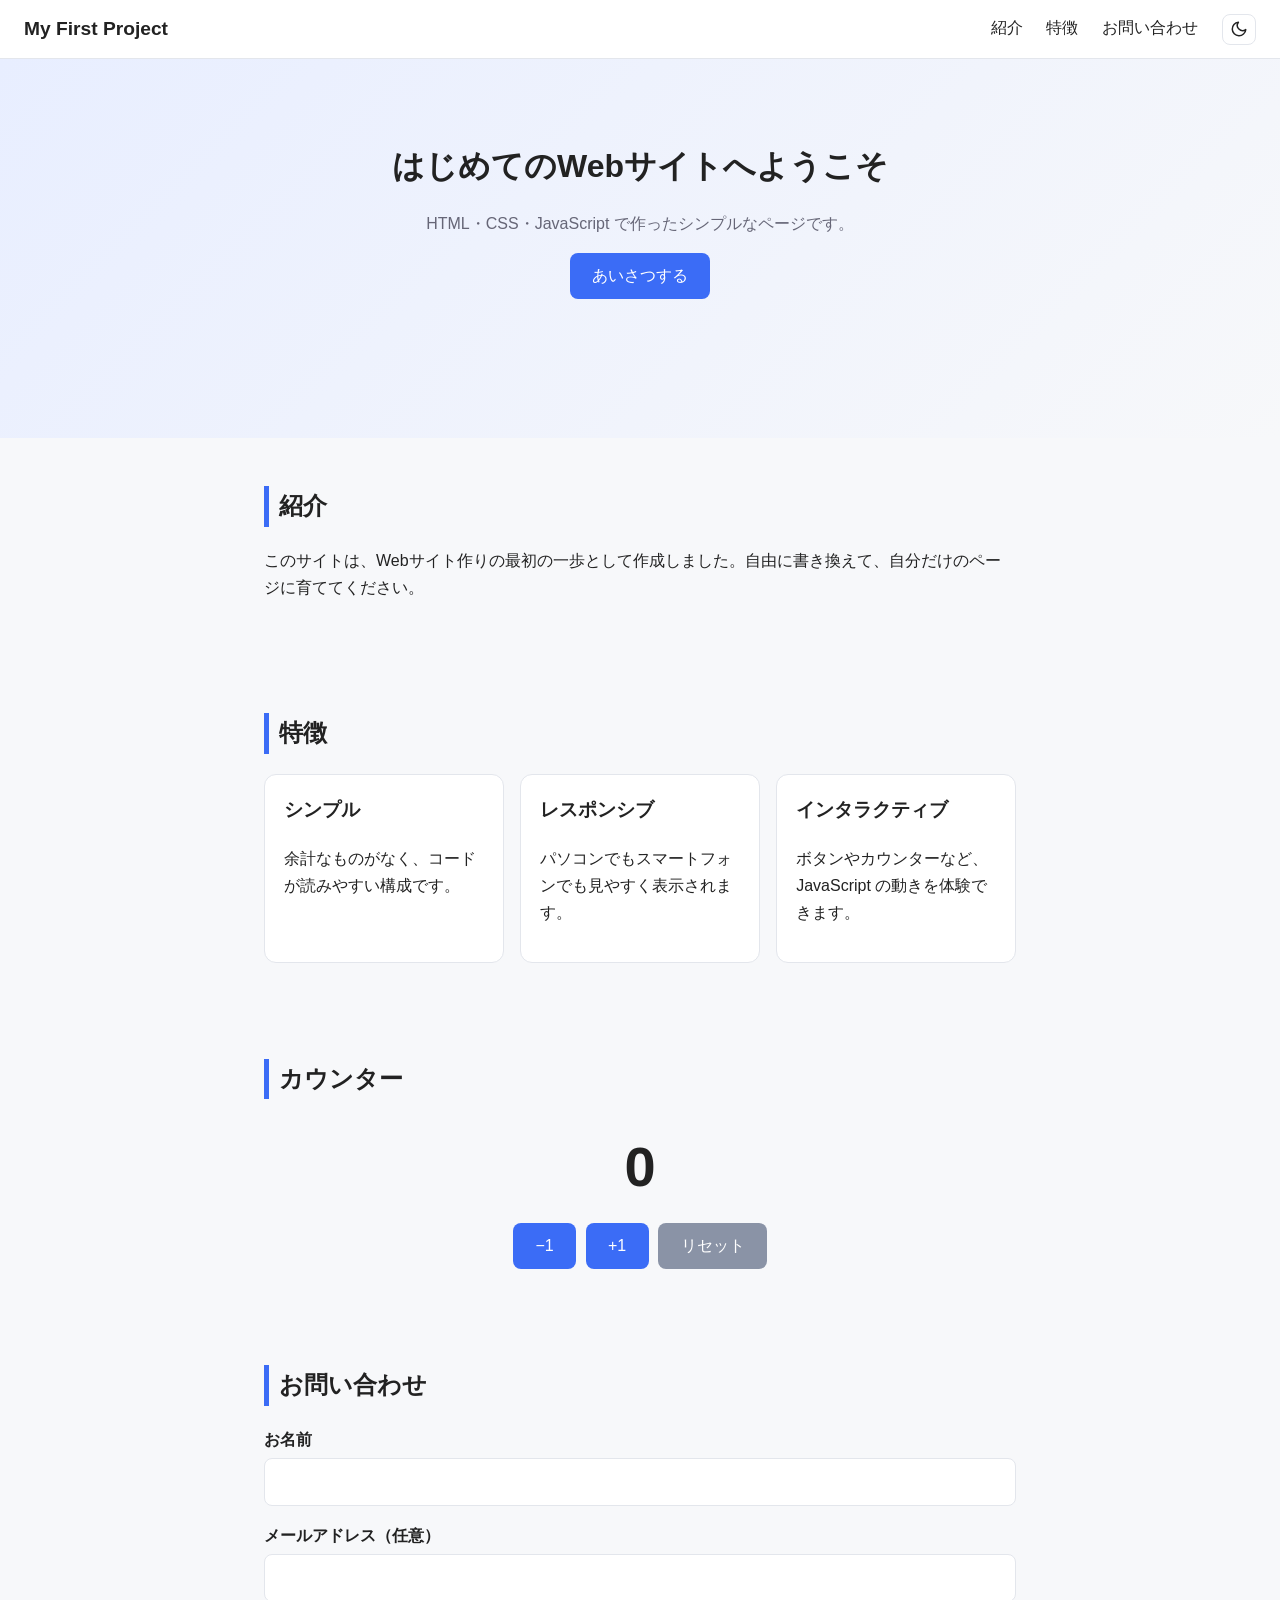
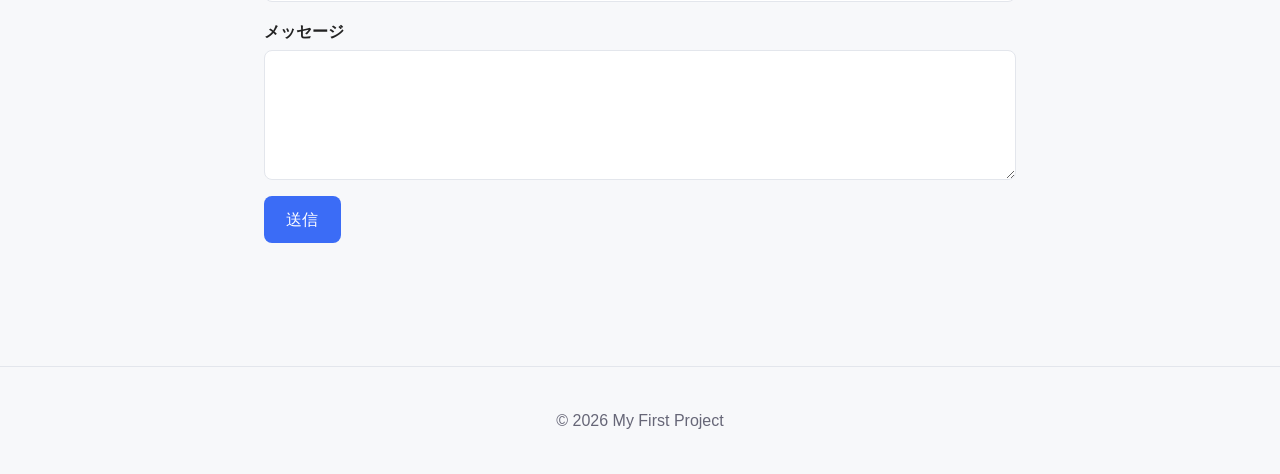
<file: index.html>
<!DOCTYPE html>
<html lang="ja">
<head>
  <meta charset="UTF-8">
  <meta name="viewport" content="width=device-width, initial-scale=1.0">
  <meta name="description" content="HTML・CSS・JavaScriptで作ったシンプルなWebサイト。ダークモード・カウンター・お問い合わせフォームを実装。">
  <!-- ダークモードのフラッシュ防止: data-theme を CSS 読み込み前に設定する -->
  <script>(function(){var t=localStorage.getItem("theme"),d=window.matchMedia&&window.matchMedia("(prefers-color-scheme: dark)").matches;if(t==="dark"||(t===null&&d))document.documentElement.dataset.theme="dark";})();</script>
  <title>My First Project</title>
  <link rel="stylesheet" href="css/main.css">
</head>
<body>
  <header class="header">
    <h1 class="logo">My First Project</h1>
    <nav>
      <a href="#about">紹介</a>
      <a href="#features">特徴</a>
      <a href="#contact">お問い合わせ</a>
      <button id="theme-toggle" class="theme-toggle" type="button" aria-label="ダークモードに切り替え"></button>
    </nav>
  </header>

  <main>
    <section class="hero">
      <h2>はじめてのWebサイトへようこそ</h2>
      <p>HTML・CSS・JavaScript で作ったシンプルなページです。</p>
      <button id="greet-btn" type="button">あいさつする</button>
      <p id="greeting" class="greeting" aria-live="polite"></p>
    </section>

    <section id="about" class="section">
      <h2>紹介</h2>
      <p>このサイトは、Webサイト作りの最初の一歩として作成しました。自由に書き換えて、自分だけのページに育ててください。</p>
    </section>

    <section id="features" class="section">
      <h2>特徴</h2>
      <div class="cards">
        <article class="card">
          <h3>シンプル</h3>
          <p>余計なものがなく、コードが読みやすい構成です。</p>
        </article>
        <article class="card">
          <h3>レスポンシブ</h3>
          <p>パソコンでもスマートフォンでも見やすく表示されます。</p>
        </article>
        <article class="card">
          <h3>インタラクティブ</h3>
          <p>ボタンやカウンターなど、JavaScript の動きを体験できます。</p>
        </article>
      </div>
    </section>

    <section class="section counter">
      <h2>カウンター</h2>
      <p class="count" id="count">0</p>
      <div class="counter-buttons">
        <button id="dec" type="button">−1</button>
        <button id="inc" type="button">+1</button>
        <button id="reset" type="button" class="secondary">リセット</button>
      </div>
    </section>

    <section id="contact" class="section">
      <h2>お問い合わせ</h2>
      <form id="contact-form">
        <label>お名前
          <input type="text" id="name" name="name" required autocomplete="name">
        </label>
        <label>メールアドレス（任意）
          <input type="email" id="email" name="email" autocomplete="email">
        </label>
        <label>メッセージ
          <textarea id="message" name="message" rows="4" required></textarea>
        </label>
        <button type="submit">送信</button>
        <p id="form-result" class="form-result" aria-live="polite"></p>
      </form>
    </section>
  </main>

  <footer class="footer">
    <p>&copy; 2026 My First Project</p>
  </footer>

  <script type="module" src="js/main.js"></script>
</body>
</html>
</file>
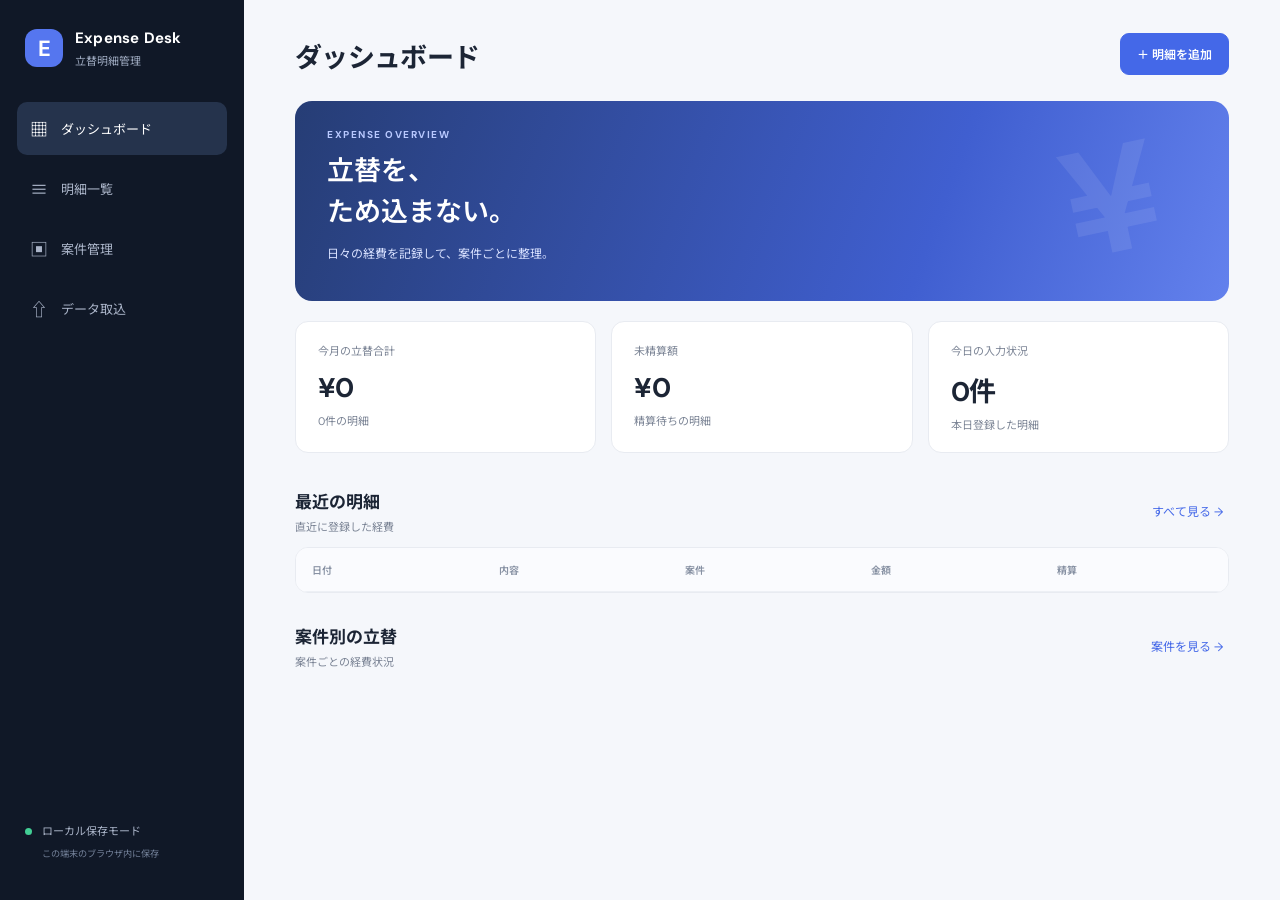
<file: reimbursement/index.html>
<!doctype html>
<html lang="ja">
<head>
  <meta charset="utf-8">
  <meta name="viewport" content="width=device-width,initial-scale=1">
  <meta name="theme-color" content="#101827">
  <title>立替明細 | Expense Desk</title>
  <link rel="stylesheet" href="./app.css">
</head>
<body>
  <aside class="sidebar">
    <div class="brand"><span class="brand-mark">E</span><div><strong>Expense Desk</strong><small>立替明細管理</small></div></div>
    <nav aria-label="メインメニュー">
      <button class="nav-item active" data-view="dashboard"><span>▦</span> ダッシュボード</button>
      <button class="nav-item" data-view="expenses"><span>≡</span> 明細一覧</button>
      <button class="nav-item" data-view="projects"><span>▣</span> 案件管理</button>
      <button class="nav-item" data-view="import"><span>⇧</span> データ取込</button>
    </nav>
    <div class="sidebar-bottom"><span class="status-dot"></span> ローカル保存モード<small>この端末のブラウザ内に保存</small></div>
  </aside>
  <main class="main">
    <header class="topbar"><div><p class="eyebrow" id="today-label"></p><h1 id="page-title">ダッシュボード</h1></div><button class="button primary" id="quick-add">＋ 明細を追加</button></header>
    <section id="view-dashboard" class="view">
      <div class="welcome"><div><p class="eyebrow light">EXPENSE OVERVIEW</p><h2>立替を、<br>ため込まない。</h2><p>日々の経費を記録して、案件ごとに整理。</p></div><div class="welcome-art" aria-hidden="true">¥</div></div>
      <div class="stats">
        <article class="stat-card"><span>今月の立替合計</span><strong id="stat-month">¥0</strong><small id="stat-month-count">0件の明細</small></article>
        <article class="stat-card"><span>未精算額</span><strong id="stat-unpaid">¥0</strong><small>精算待ちの明細</small></article>
        <article class="stat-card"><span>今日の入力状況</span><strong id="stat-today">0件</strong><small>本日登録した明細</small></article>
      </div>
      <div class="section-head"><div><h2>最近の明細</h2><p>直近に登録した経費</p></div><button class="text-button" data-goto="expenses">すべて見る →</button></div>
      <div class="table-wrap"><table><thead><tr><th>日付</th><th>内容</th><th>案件</th><th>金額</th><th>精算</th></tr></thead><tbody id="recent-body"></tbody></table></div>
      <div class="section-head"><div><h2>案件別の立替</h2><p>案件ごとの経費状況</p></div><button class="text-button" data-goto="projects">案件を見る →</button></div>
      <div id="project-summary" class="project-summary"></div>
    </section>
    <section id="view-expenses" class="view hidden">
      <div class="toolbar"><div class="filters"><input id="search-expenses" type="search" placeholder="内容・案件名で検索"><input id="filter-month" type="month"><select id="filter-project"><option value="">すべての案件</option></select><select id="filter-status"><option value="">すべての精算状況</option><option value="unpaid">未精算</option><option value="paid">精算済み</option></select></div><button class="button" id="export-csv">CSVを書き出す</button></div>
      <div class="table-wrap"><table><thead><tr><th>日付</th><th>内容</th><th>区分</th><th>案件</th><th>支払先</th><th>金額</th><th>精算</th><th></th></tr></thead><tbody id="expenses-body"></tbody></table></div><p class="table-note" id="expense-count"></p>
    </section>
    <section id="view-projects" class="view hidden">
      <div class="toolbar"><p class="muted">案件を登録すると、明細入力時に選択できます。</p><button class="button primary" id="add-project">＋ 案件を追加</button></div><div id="projects-grid" class="projects-grid"></div>
    </section>
    <section id="view-import" class="view hidden">
      <div class="import-card"><div class="import-icon">⇧</div><h2>経費データをまとめて取り込む</h2><p>ICOCA履歴、領収書、レシート、カード明細、iCal予定を読み込みます。画像やPDFはブラウザ上で文字を読み取り、登録前に候補を確認できます。</p><label class="file-picker">ファイルを選択（複数可）<input type="file" id="expense-files" multiple accept=".csv,.tsv,.txt,.json,.ics,.ical,.xlsx,.xls,.pdf,.jpg,.jpeg,.png,.webp,.heic"></label><p class="import-formats">CSV・TSV・Excel・PDF・画像・iCal・テキスト</p><div id="import-progress" class="import-progress hidden"></div><p class="muted" id="import-message">ファイルはこのブラウザ内で処理します。AIサーバーへ領収書を送信しません。</p></div>
      <div class="section-head"><div><h2>取込候補</h2><p>未登録の履歴</p></div><button class="button" id="register-selected" disabled>選択分を明細に登録</button></div>
      <div class="table-wrap"><table><thead><tr><th><input type="checkbox" id="select-all-import" aria-label="すべて選択"></th><th>利用日</th><th>内容・読み取り元</th><th>金額</th><th>案件</th></tr></thead><tbody id="import-body"></tbody></table></div>
    </section>
  </main>
  <dialog id="expense-dialog"><form id="expense-form" method="dialog"><div class="dialog-head"><div><p class="eyebrow">EXPENSE ENTRY</p><h2 id="expense-dialog-title">明細を追加</h2></div><button type="button" class="icon-button" id="close-expense" aria-label="閉じる">×</button></div><input type="hidden" id="expense-id"><div class="form-grid">
    <label>利用日<input type="date" id="expense-date" required></label>
    <label>金額（円）<input type="number" id="expense-amount" min="1" step="1" required placeholder="例：840"></label>
    <label class="wide">内容<input id="expense-title" required placeholder="例：大阪〜京都 交通費"></label>
    <label>経費区分<select id="expense-category"><option>交通費</option><option>食費</option><option>宿泊費</option><option>機材費</option><option>消耗品</option><option>その他</option></select></label>
    <label>案件<select id="expense-project"><option value="">案件未設定</option></select></label>
    <label class="wide">支払先・利用区間<input id="expense-payee" placeholder="例：JR西日本 / 大阪→京都"></label>
    <label class="wide">備考<textarea id="expense-note" rows="3" placeholder="必要な補足"></textarea></label>
    <label class="checkbox-label wide"><input type="checkbox" id="expense-paid"> 精算済みにする</label>
  </div><div class="dialog-actions"><button type="button" class="button" id="cancel-expense">キャンセル</button><button type="submit" class="button primary">保存する</button></div></form></dialog>
  <dialog id="project-dialog"><form id="project-form" method="dialog"><div class="dialog-head"><div><p class="eyebrow">PROJECT</p><h2>案件を追加</h2></div><button type="button" class="icon-button" id="close-project" aria-label="閉じる">×</button></div><div class="form-grid"><label class="wide">案件名<input id="project-name" required placeholder="例：BEAT ○○篇"></label><label class="wide">クライアント名<input id="project-client" placeholder="例：株式会社○○"></label><label class="wide">メモ<input id="project-note" placeholder="任意"></label></div><div class="dialog-actions"><button type="button" class="button" id="cancel-project">キャンセル</button><button type="submit" class="button primary">登録する</button></div></form></dialog>
  <div id="toast" role="status" aria-live="polite"></div>
  <script src="./app.js"></script>
</body>
</html>
</file>
<file: css/main.css>
@import 'variables.css';
@import 'base.css';
@import 'layout.css';
@import 'components.css';
</file>
<file: reimbursement/app.css>
@import url('https://fonts.googleapis.com/css2?family=DM+Sans:wght@400;500;600;700&family=Noto+Sans+JP:wght@400;500;600;700&display=swap');
:root{font-family:'DM Sans','Noto Sans JP',sans-serif;color:#1c2535;background:#f5f7fb;font-synthesis:none;--navy:#101827;--muted:#7b8495;--line:#e8ebf1;--blue:#4468e8;--blue-soft:#eef2ff;--green:#16865b;--green-soft:#e9f7f0}
*{box-sizing:border-box}body{margin:0;min-height:100vh}.sidebar{position:fixed;inset:0 auto 0 0;width:244px;background:var(--navy);color:#fff;padding:28px 17px;display:flex;flex-direction:column}.brand{display:flex;align-items:center;gap:12px;padding:0 8px 34px}.brand-mark{width:38px;height:38px;border-radius:12px;background:#5576ef;display:grid;place-items:center;font-size:22px;font-weight:700}.brand strong{display:block;font-size:15px;letter-spacing:.2px}.brand small{display:block;color:#9ca8be;font-size:11px;margin-top:4px}.sidebar nav{display:grid;gap:7px}.nav-item{border:0;background:transparent;color:#aab4c8;padding:13px 12px;text-align:left;border-radius:10px;font:inherit;font-size:13px;cursor:pointer;display:flex;align-items:center;gap:12px}.nav-item span{font-size:18px;width:20px;text-align:center}.nav-item:hover,.nav-item.active{background:#25334c;color:#fff}.sidebar-bottom{margin-top:auto;font-size:11px;color:#aab4c8;padding:12px 8px}.sidebar-bottom small{display:block;padding:8px 0 0 17px;color:#74829a}.status-dot{display:inline-block;width:7px;height:7px;background:#42ce95;border-radius:50%;margin-right:7px}.main{margin-left:244px;padding:32px clamp(22px,4vw,58px);max-width:1700px}.topbar{display:flex;align-items:center;justify-content:space-between;margin-bottom:26px}.topbar h1{font-size:27px;margin:4px 0 0;letter-spacing:-.7px}.eyebrow{font-size:10px;font-weight:700;letter-spacing:1.5px;color:#8b95a7;margin:0}.button{border:1px solid #dfe4ee;background:#fff;color:#29344a;border-radius:9px;padding:11px 16px;font:inherit;font-size:12px;font-weight:600;cursor:pointer;white-space:nowrap}.button:hover{border-color:#aebbe0}.button.primary{background:var(--blue);border-color:var(--blue);color:#fff}.button:disabled{opacity:.45;cursor:not-allowed}.welcome{background:linear-gradient(110deg,#263d75,#405fd0 68%,#6381ed);border-radius:17px;padding:27px 32px;color:#fff;display:flex;justify-content:space-between;align-items:center;min-height:190px;overflow:hidden}.welcome .eyebrow{color:#b9c9ff}.welcome h2{font-size:27px;line-height:1.5;margin:10px 0;font-weight:600}.welcome p:last-child{font-size:12px;color:#d8e1ff}.welcome-art{font-size:150px;font-weight:700;color:#ffffff16;line-height:.8;margin-right:4%;transform:rotate(-12deg)}.stats{display:grid;grid-template-columns:repeat(3,minmax(0,1fr));gap:15px;margin:20px 0 35px}.stat-card{background:#fff;border:1px solid var(--line);border-radius:13px;padding:20px 22px}.stat-card span,.stat-card small{display:block;color:var(--muted);font-size:11px}.stat-card strong{display:block;font-size:27px;letter-spacing:-.7px;margin:12px 0 7px}.section-head{display:flex;align-items:center;justify-content:space-between;margin:30px 0 13px}.section-head h2{font-size:17px;margin:0 0 5px}.section-head p,.muted{font-size:11px;color:var(--muted);margin:0}.text-button{border:0;background:none;color:var(--blue);font:inherit;font-size:12px;cursor:pointer}.table-wrap{background:#fff;border:1px solid var(--line);border-radius:13px;overflow:auto}table{border-collapse:collapse;width:100%;font-size:12px;white-space:nowrap}th{font-size:10px;color:#8791a3;font-weight:600;text-align:left;background:#fafbfe}th,td{padding:14px 16px;border-bottom:1px solid #edf0f5}tbody tr:last-child td{border-bottom:0}td.amount{font-weight:700;font-variant-numeric:tabular-nums}td .sub{display:block;color:#9aa2b1;font-size:10px;margin-top:4px}.pill{display:inline-block;border-radius:20px;padding:5px 9px;font-size:10px;font-weight:600}.pill.paid{background:var(--green-soft);color:var(--green)}.pill.unpaid{background:#fff4e5;color:#b66b15}.empty{text-align:center;color:#929bad;padding:35px 15px}.project-summary{display:grid;grid-template-columns:repeat(3,minmax(0,1fr));gap:12px}.project-mini,.project-card{background:#fff;border:1px solid var(--line);border-radius:12px;padding:17px}.project-mini strong,.project-card h3{display:block;font-size:13px;margin:0 0 8px}.project-mini span,.project-card p{font-size:11px;color:var(--muted)}.project-mini b{display:block;margin-top:14px;font-size:20px}.toolbar{display:flex;justify-content:space-between;gap:12px;align-items:center;margin:0 0 15px}.filters{display:flex;gap:8px;flex-wrap:wrap}.filters input,.filters select{height:39px;border:1px solid #e0e5ef;border-radius:8px;background:#fff;padding:0 10px;font:inherit;font-size:11px;color:#364156}.filters input[type=search]{min-width:210px}.table-note{font-size:11px;color:var(--muted);margin:12px 2px}.projects-grid{display:grid;grid-template-columns:repeat(3,minmax(0,1fr));gap:14px}.project-card .client{color:var(--muted);font-size:11px}.project-card .project-total{font-size:22px;font-weight:700;margin:18px 0 4px}.project-card .project-meta{display:flex;justify-content:space-between;align-items:center;margin-top:16px}.project-card button{font:inherit;font-size:11px;color:var(--blue);border:0;background:none;cursor:pointer}.import-card{background:#fff;border:1px solid var(--line);border-radius:14px;padding:28px;max-width:800px}.import-icon{width:44px;height:44px;border-radius:12px;background:var(--blue-soft);color:var(--blue);display:grid;place-items:center;font-size:24px}.import-card h2{font-size:19px;margin:18px 0 8px}.import-card p{font-size:12px;color:var(--muted);line-height:1.8;max-width:620px}.file-picker{display:inline-block;background:#f4f6fc;border:1px dashed #b7c3e5;border-radius:9px;padding:12px 17px;color:var(--blue);font-size:12px;font-weight:600;cursor:pointer;margin:10px 0}.file-picker input{display:block;margin-top:8px;font-size:11px;color:#69758c}.hidden{display:none!important}dialog{border:0;border-radius:16px;padding:0;width:min(620px,calc(100vw - 28px));box-shadow:0 25px 90px #11182740}dialog::backdrop{background:#11182775;backdrop-filter:blur(3px)}dialog form{padding:25px}.dialog-head{display:flex;justify-content:space-between;align-items:center;margin-bottom:22px}.dialog-head h2{font-size:20px;margin:6px 0}.icon-button{border:0;background:#f2f4f8;border-radius:8px;width:34px;height:34px;font-size:20px;cursor:pointer}.form-grid{display:grid;grid-template-columns:1fr 1fr;gap:14px}.form-grid label{display:grid;gap:7px;font-size:11px;font-weight:600;color:#596478}.form-grid input,.form-grid select,.form-grid textarea{width:100%;border:1px solid #dfe4ed;border-radius:8px;padding:11px;font:inherit;font-size:12px;color:#263246;background:#fff}.form-grid textarea{resize:vertical}.form-grid .wide{grid-column:1/-1}.form-grid .checkbox-label{display:flex;align-items:center;gap:8px}.checkbox-label input{width:auto}.dialog-actions{display:flex;justify-content:flex-end;gap:9px;margin-top:23px}#toast{position:fixed;right:25px;bottom:25px;background:#172338;color:white;padding:12px 17px;border-radius:9px;font-size:12px;box-shadow:0 8px 30px #0002;opacity:0;transform:translateY(10px);pointer-events:none;transition:.2s}#toast.show{opacity:1;transform:translateY(0)}
@media(max-width:1050px){.sidebar{width:205px}.main{margin-left:205px;padding:25px}.projects-grid,.project-summary{grid-template-columns:repeat(2,minmax(0,1fr))}.stats{gap:10px}.stat-card{padding:17px}.stat-card strong{font-size:22px}}
@media(max-width:720px){.sidebar{position:sticky;top:0;width:100%;height:auto;padding:10px 12px;z-index:5;display:block}.brand{padding:0 5px 9px}.brand-mark{width:31px;height:31px}.sidebar nav{display:flex;overflow:auto;gap:4px}.nav-item{padding:9px 11px;white-space:nowrap;font-size:11px}.nav-item span{display:none}.sidebar-bottom{display:none}.main{margin:0;padding:20px 14px}.topbar h1{font-size:23px}.topbar .button{padding:10px 12px}.welcome{padding:22px;min-height:165px}.welcome h2{font-size:23px}.welcome-art{font-size:95px;margin-right:0}.stats{grid-template-columns:1fr;gap:9px;margin:14px 0 26px}.stat-card{padding:14px 17px}.stat-card strong{margin:7px 0;font-size:21px}.project-summary,.projects-grid{grid-template-columns:1fr}.toolbar{align-items:flex-start;flex-direction:column}.filters{width:100%}.filters input,.filters select{flex:1;min-width:120px}.filters input[type=search]{min-width:100%}.form-grid{grid-template-columns:1fr}.form-grid .wide{grid-column:auto}.dialog-actions .button{flex:1}.import-card{padding:20px}}

.import-formats{font-size:11px;color:#65738d;background:#f5f7fc;border-radius:8px;padding:9px 12px;display:inline-block;margin:2px 0 8px}.import-progress{font-size:12px;color:#4468e8;background:#eef2ff;padding:11px 13px;border-radius:8px;margin:10px 0}.import-source{display:block;color:#8b95a7;font-size:10px;margin-top:4px}.context-row{background:#fbfcff}.context-row td{color:#71809a}.file-picker input{max-width:100%}
</file>
